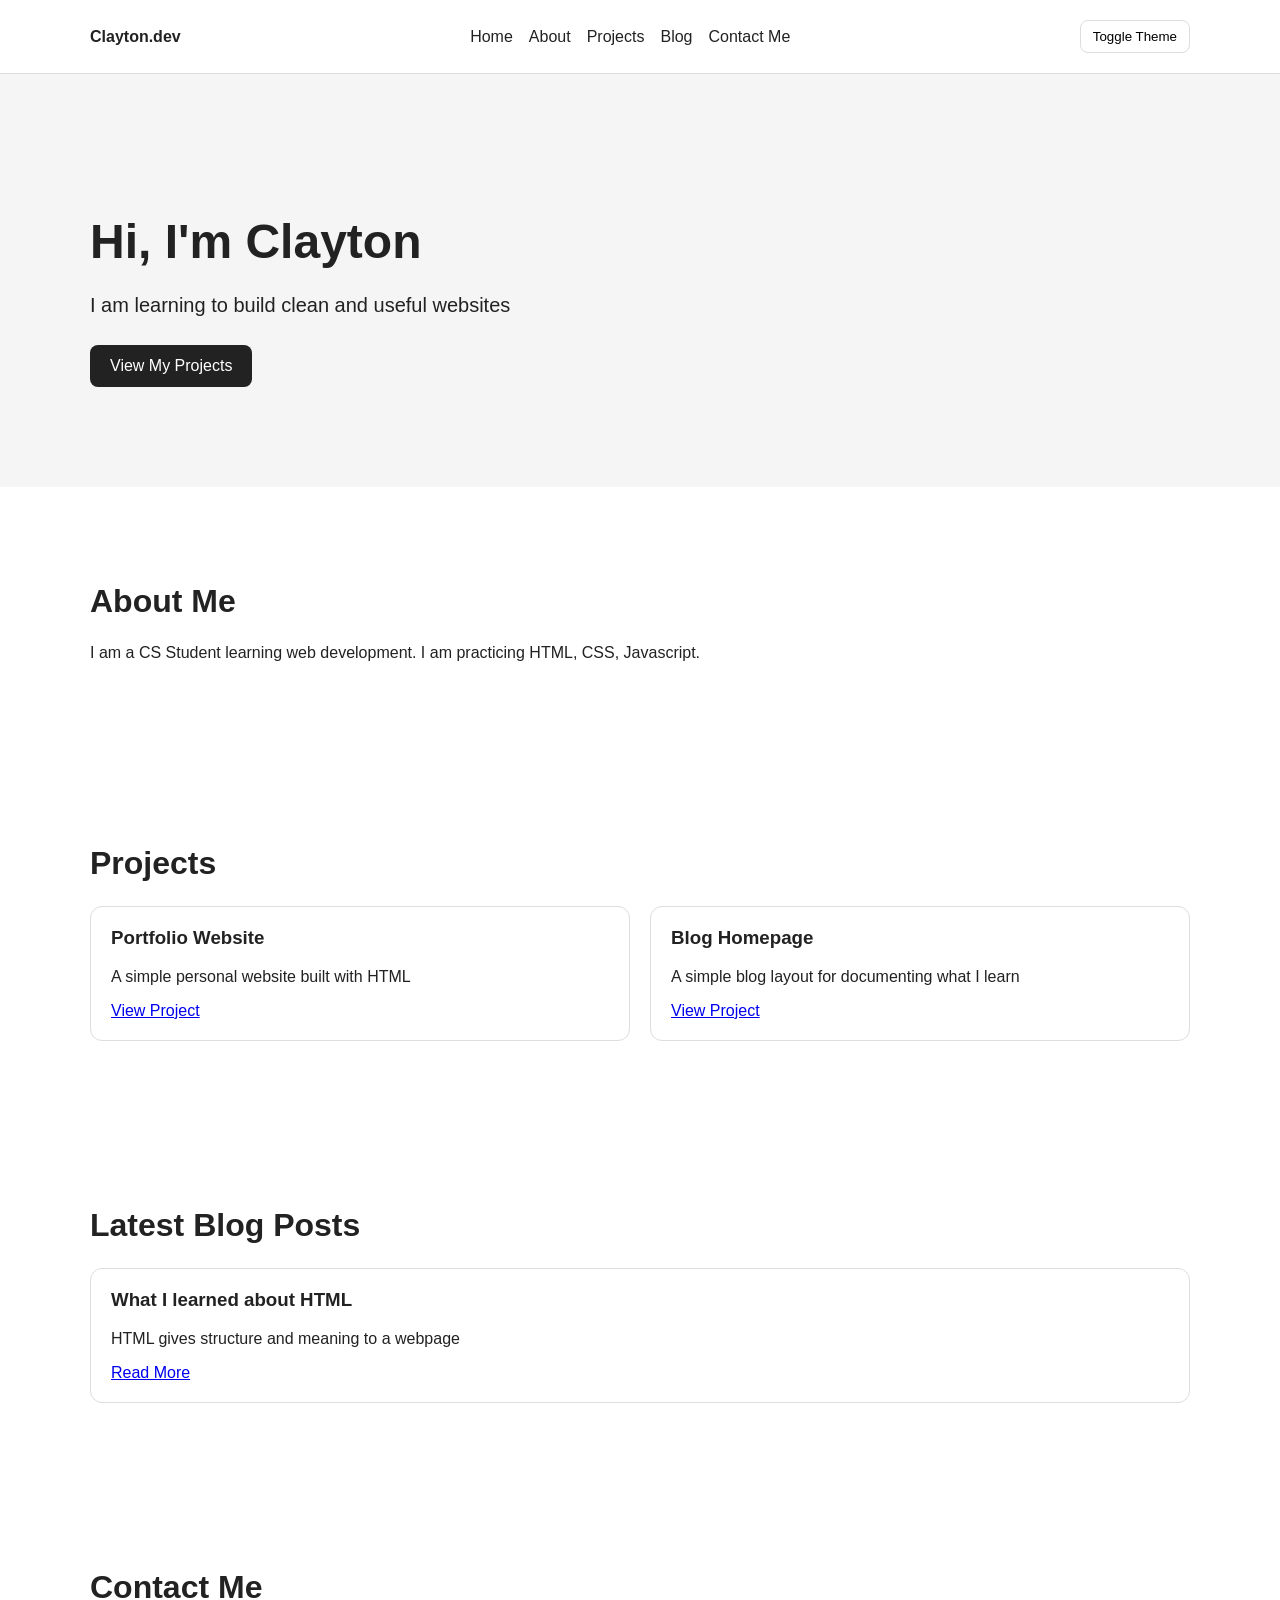
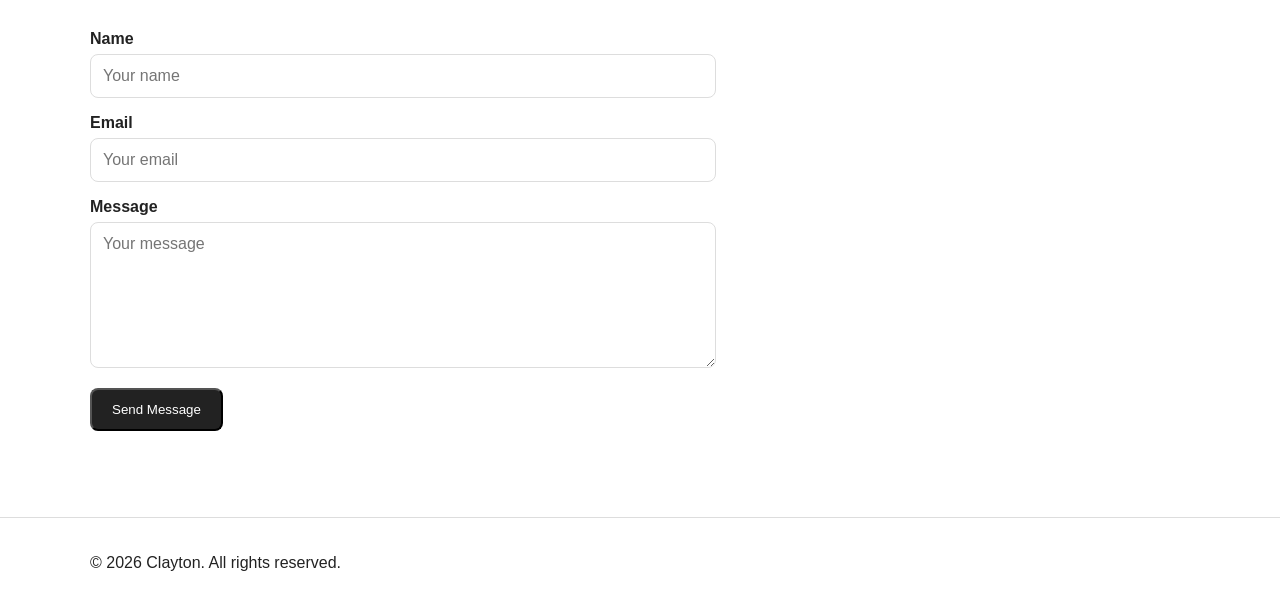
<file: index.html>
<!doctype html>
<html>
  <head>
    <title>My portfolio</title>
    <meta name="viewport" content="width=device-width, initial-scale=1.0" />
    <link rel="stylesheet" href="css/style.css" />
  </head>

  <body>
    <header class="site-header">
      <div class="container header-content">
        <a href="index.html" class="logo">Clayton.dev</a>

        <nav>
          <a href="index.html">Home</a>
          <a href="about.html">About</a>
          <a href="projects.html">Projects</a>
          <a href="blog.html">Blog</a>
          <a href="#contact">Contact Me</a>
        </nav>

        <button id="themeToggle">Toggle Theme</button>
      </div>
    </header>

    <main>
      <section class="hero">
        <div class="container">
          <h1>Hi, I'm Clayton</h1>
          <p>I am learning to build clean and useful websites</p>
          <a href="#projects" class="button">View My Projects</a>
        </div>
      </section>

      <section class="section">
        <div class="container">
          <h2>About Me</h2>
          <p>
            I am a CS Student learning web development. I am practicing HTML,
            CSS, Javascript.
          </p>
        </div>
      </section>

      <section class="section">
        <div class="container">
          <h2>Projects</h2>
          <div class="card-grid">
            <article class="card">
              <h3>Portfolio Website</h3>
              <p>A simple personal website built with HTML</p>
              <a href="#">View Project</a>
            </article>

            <article class="card">
              <h3>Blog Homepage</h3>
              <p>A simple blog layout for documenting what I learn</p>
              <a href="#">View Project</a>
            </article>
          </div>
        </div>
      </section>

      <section class="section">
        <div class="container">
          <h2>Latest Blog Posts</h2>
          <div class="card-grid">
            <article class="card">
              <h3>What I learned about HTML</h3>
              <p>HTML gives structure and meaning to a webpage</p>
              <a href="#">Read More</a>
            </article>
          </div>
        </div>
      </section>

      <section id="contact" class="section">
        <div class="container">
          <h2>Contact Me</h2>

          <form id="contactForm">
            <div class="form-group">
              <label for="name">Name</label>
              <input id="name" type="text" placeholder="Your name" />
            </div>

            <div class="form-group">
              <label for="email">Email</label>
              <input id="email" type="email" placeholder="Your email" />
            </div>

            <div class="form-group">
              <label for="message">Message</label>
              <textarea id="message" placeholder="Your message"></textarea>
            </div>

            <button type="submit" class="button">Send Message</button>

            <p id="formStatus"></p>
          </form>
        </div>
      </section>
    </main>

    <footer>
      <div class="container">
        <p>© 2026 Clayton. All rights reserved.</p>
      </div>
    </footer>

    <script src="js/script.js"></script>
  </body>
</html>
</file>
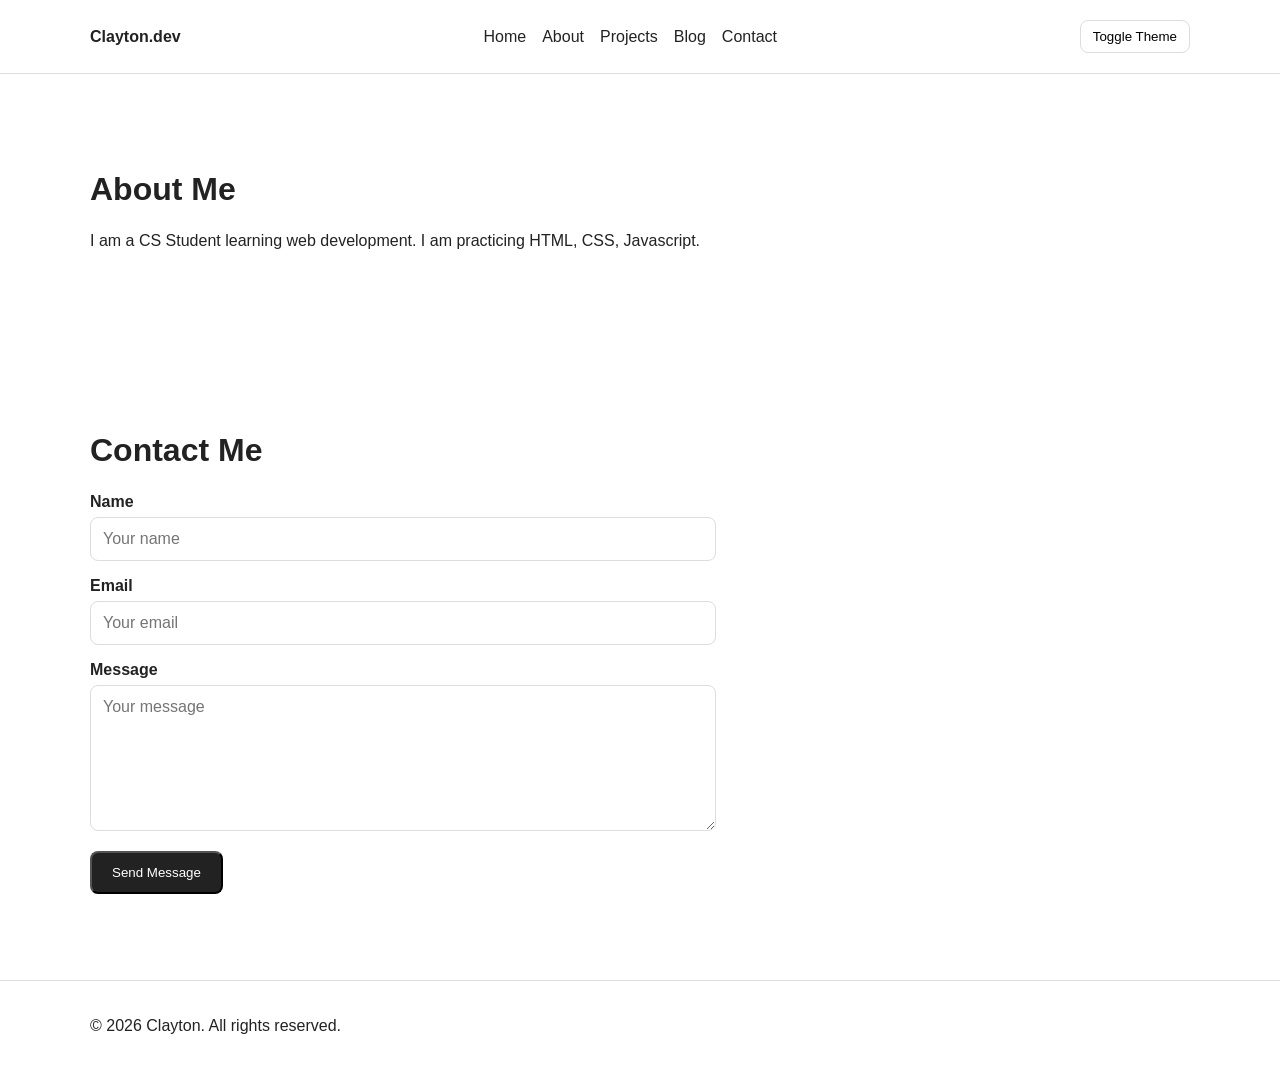
<file: about.html>
<!doctype html>
<html>
  <head>
    <title>About - Clayton Portfolio</title>
    <meta name="viewport" content="width=device-width, initial-scale=1.0" />
    <link rel="stylesheet" href="css/style.css" />
  </head>
  <body>
    <header class="site-header">
      <div class="container header-content">
        <a href="index.html" class="logo">Clayton.dev</a>

        <nav>
          <a href="index.html">Home</a>
          <a href="about.html">About</a>
          <a href="projects.html">Projects</a>
          <a href="blog.html">Blog</a>
          <a href="#contact">Contact</a>
        </nav>

        <button id="themeToggle">Toggle Theme</button>
      </div>
    </header>

    <main>
      <section class="section">
        <div class="container">
          <h2>About Me</h2>
          <p>
            I am a CS Student learning web development. I am practicing HTML,
            CSS, Javascript.
          </p>
        </div>
      </section>

      <section id="contact" class="section">
        <div class="container">
          <h2>Contact Me</h2>

          <form id="contactForm">
            <div class="form-group">
              <label for="name">Name</label>
              <input id="name" type="text" placeholder="Your name" />
            </div>

            <div class="form-group">
              <label for="email">Email</label>
              <input id="email" type="email" placeholder="Your email" />
            </div>

            <div class="form-group">
              <label for="message">Message</label>
              <textarea id="message" placeholder="Your message"></textarea>
            </div>

            <button type="submit" class="button">Send Message</button>

            <p id="formStatus"></p>
          </form>
        </div>
      </section>
    </main>

    <footer>
      <div class="container">
        <p>© 2026 Clayton. All rights reserved.</p>
      </div>
    </footer>

    <script src="js/script.js"></script>
  </body>
</html>
</file>
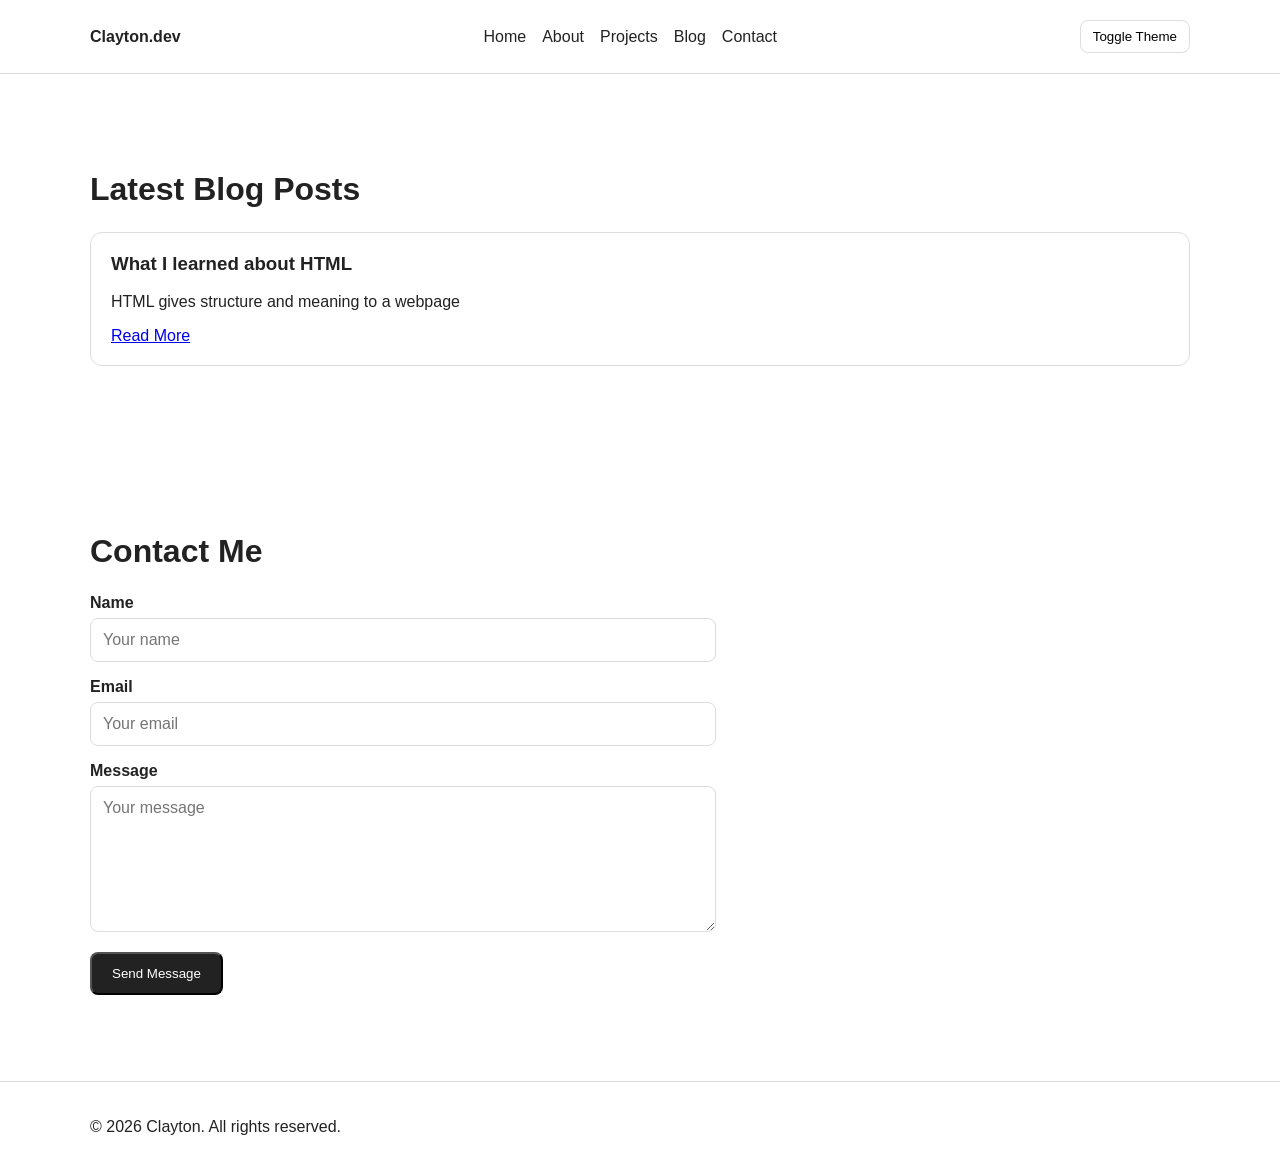
<file: blog.html>
<!doctype html>
<html>
  <head>
    <title>About - Clayton Portfolio</title>
    <meta name="viewport" content="width=device-width, initial-scale=1.0" />
    <link rel="stylesheet" href="css/style.css" />
  </head>
  <body>
    <header class="site-header">
      <div class="container header-content">
        <a href="index.html" class="logo">Clayton.dev</a>

        <nav>
          <a href="index.html">Home</a>
          <a href="about.html">About</a>
          <a href="projects.html">Projects</a>
          <a href="blog.html">Blog</a>
          <a href="#contact">Contact</a>
        </nav>

        <button id="themeToggle">Toggle Theme</button>
      </div>
    </header>

    <main>
      <section class="section">
        <div class="container">
          <h2>Latest Blog Posts</h2>
          <div class="card-grid">
            <article class="card">
              <h3>What I learned about HTML</h3>
              <p>HTML gives structure and meaning to a webpage</p>
              <a href="#">Read More</a>
            </article>
          </div>
        </div>
      </section>

      <section id="contact" class="section">
        <div class="container">
          <h2>Contact Me</h2>

          <form id="contactForm">
            <div class="form-group">
              <label for="name">Name</label>
              <input id="name" type="text" placeholder="Your name" />
            </div>

            <div class="form-group">
              <label for="email">Email</label>
              <input id="email" type="email" placeholder="Your email" />
            </div>

            <div class="form-group">
              <label for="message">Message</label>
              <textarea id="message" placeholder="Your message"></textarea>
            </div>

            <button type="submit" class="button">Send Message</button>

            <p id="formStatus"></p>
          </form>
        </div>
      </section>
    </main>

    <footer>
      <div class="container">
        <p>© 2026 Clayton. All rights reserved.</p>
      </div>
    </footer>

    <script src="js/script.js"></script>
  </body>
</html>
</file>
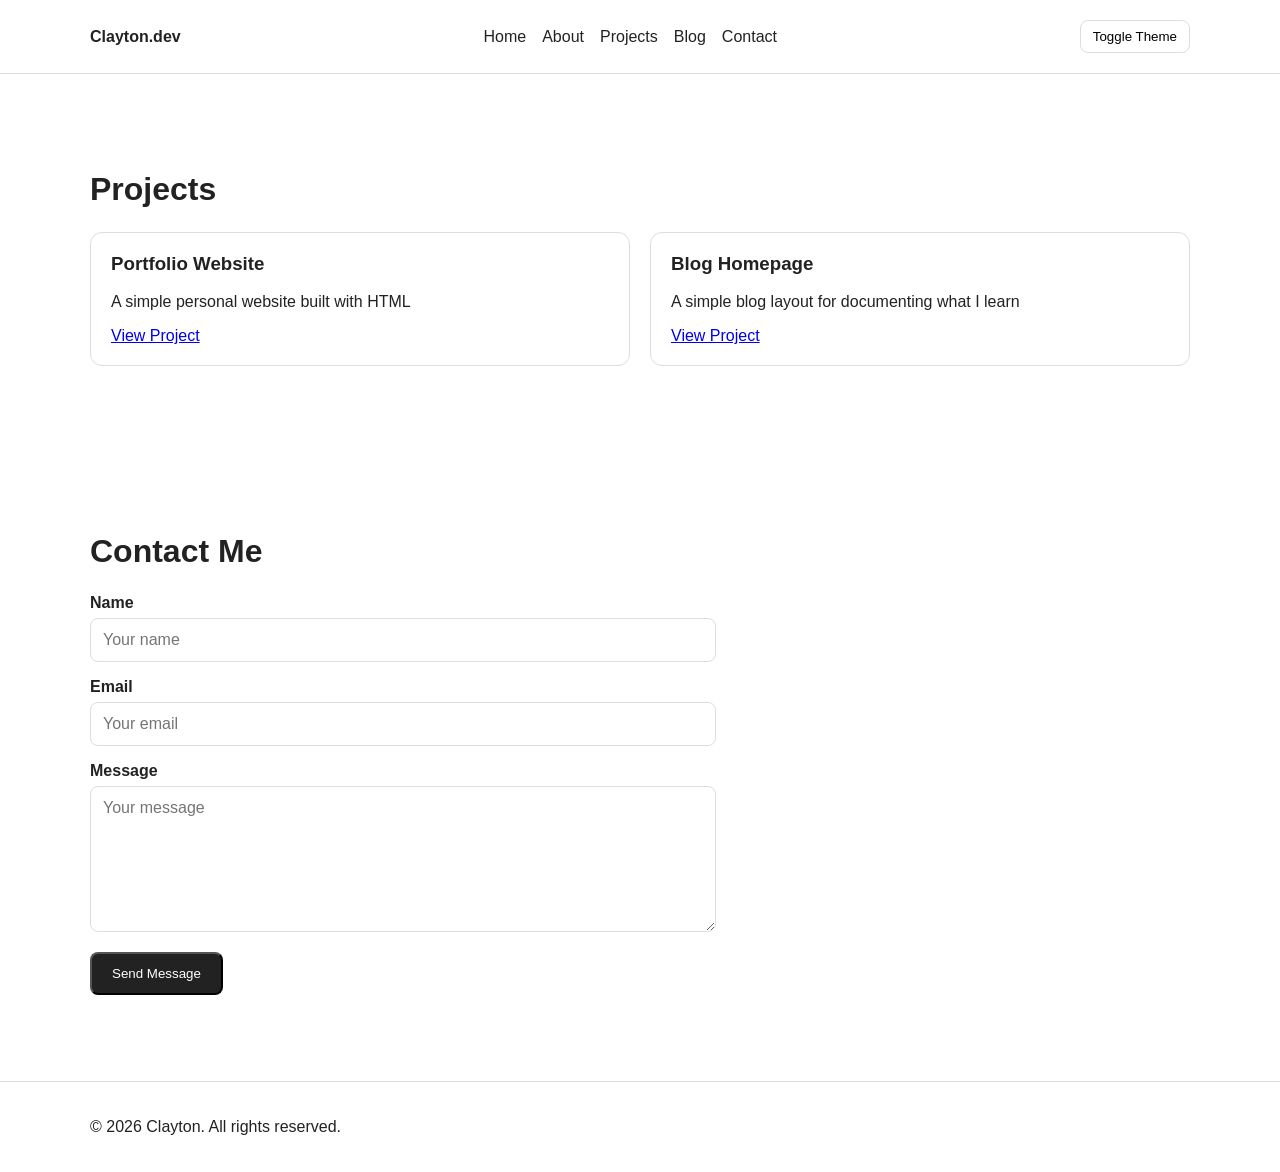
<file: projects.html>
<!doctype html>
<html>
  <head>
    <title>About - Clayton Portfolio</title>
    <meta name="viewport" content="width=device-width, initial-scale=1.0" />
    <link rel="stylesheet" href="css/style.css" />
  </head>
  <body>
    <header class="site-header">
      <div class="container header-content">
        <a href="index.html" class="logo">Clayton.dev</a>

        <nav>
          <a href="index.html">Home</a>
          <a href="about.html">About</a>
          <a href="projects.html">Projects</a>
          <a href="blog.html">Blog</a>
          <a href="#contact">Contact</a>
        </nav>

        <button id="themeToggle">Toggle Theme</button>
      </div>
    </header>

    <main>
      <section class="section">
        <div class="container">
          <h2>Projects</h2>
          <div class="card-grid">
            <article class="card">
              <h3>Portfolio Website</h3>
              <p>A simple personal website built with HTML</p>
              <a href="#">View Project</a>
            </article>

            <article class="card">
              <h3>Blog Homepage</h3>
              <p>A simple blog layout for documenting what I learn</p>
              <a href="#">View Project</a>
            </article>
          </div>
        </div>
      </section>

      <section id="contact" class="section">
        <div class="container">
          <h2>Contact Me</h2>

          <form id="contactForm">
            <div class="form-group">
              <label for="name">Name</label>
              <input id="name" type="text" placeholder="Your name" />
            </div>

            <div class="form-group">
              <label for="email">Email</label>
              <input id="email" type="email" placeholder="Your email" />
            </div>

            <div class="form-group">
              <label for="message">Message</label>
              <textarea id="message" placeholder="Your message"></textarea>
            </div>

            <button type="submit" class="button">Send Message</button>

            <p id="formStatus"></p>
          </form>
        </div>
      </section>
    </main>

    <footer>
      <div class="container">
        <p>© 2026 Clayton. All rights reserved.</p>
      </div>
    </footer>

    <script src="js/script.js"></script>
  </body>
</html>
</file>
<file: css/style.css>
body {
    margin: 0;
    font-family: Arial, sans-serif;
    background-color: #ffffff;
    color: #222222;
}

body,
.site-header,
.hero,
.card,
footer,
a,
.button,
#themeToggle {
    transition: background-color 0.3s ease, color 0.3s ease, border-color 0.3s ease;
}

.container {
    width: 90%;
    max-width: 1100px;
    margin: 0 auto;
}

.site-header {
    padding: 20px 0;
    border-bottom: 1px solid #dddddd;
}

.header-content {
    display: flex;
    justify-content: space-between;
    align-items: center;
}

.logo {
    font-weight: bold;
    color: #222222;
    text-decoration: none;
}

nav {
    display: flex;
    gap: 16px;
}

nav a {
    color: #222222;
    text-decoration: none;
}

.hero {
    padding: 100px 0px;
    background-color: #f5f5f5;
}

.hero h1 {
    font-size: 48px;
    margin-bottom: 16px;
}

.hero p {
    max-width: 600px;
    font-size: 20px;
    line-height: 1.6;
    margin-bottom: 24px;
}

.button {
    display: inline-block;
    padding: 12px 20px;
    background-color: #222222;
    color: white;
    text-decoration: none;
    border-radius: 8px;
}

.section {
    padding: 70px 0px;
}

.section h2 {
  font-size: 32px;
  margin-bottom: 24px;
}

.card-grid {
    display: flex;
    gap: 20px;
    flex-wrap: wrap;
}

.card {
    flex: 1;
    min-width: 250px;
    padding: 20px;
    border: 1px solid #dddddd;
    border-radius: 12px;
}

.card h3 {
  margin-top: 0;
}

form {
    max-width: 600px;
}

.form-group {
    margin-bottom: 16px;
}

label {
    display: block;
    margin-bottom: 6px;
    font-weight: bold;
}

input,
textarea {
    width: 100%;
    padding: 12px;
    border: 1px solid #dddddd;
    border-radius: 8px;
    font-family: inherit;
    font-size: 16px;
}

textarea {
    min-height: 120px;
    resize: vertical;
}

#formStatus {
    margin-top: 16px;
    font-weight: bold;
}

footer {
    padding: 20px;
    border-top: 1px solid #dddddd;
}

#themeToggle {
    padding: 8px 12px;
    border: 1px solid #dddddd;
    background-color: white;
    border-radius: 8px;
    cursor: pointer;
}

.dark-mode {
    background-color: #222222;
    color: #ffffff;
}

.dark-mode .site-header,
.dark-mode footer {
    border-color: #444444;
}

.dark-mode .logo {
    color: #ffffff;
}

.dark-mode .hero {
    background-color: #2a2a2a;
}

.dark-mode .card {
    border-color: #444444;
    background-color: #2f2f2f;
}

.dark-mode a {
    color: #ffffff;
}

.dark-mode .button {
    background-color: #ffffff;
    color: #222222;
}

.dark-mode input,
.dark-mode textarea {
    background-color: #333333;
    color: #ffffff;
    border-color: #555555;
}

.dark-mode input::placeholder,
.dark-mode textarea::placeholder {
    color: #bbbbbb;
}

.dark-mode #themeToggle {
    background-color: #333333;
    color: #ffffff;
    border-color: #555555;
}

@media (max-width: 760px) {
    .header-content {
        flex-direction: column;
        gap: 16px;
    }

    nav {
        flex-wrap: wrap;
        justify-content: center;
    }

    .hero {
        padding: 70px 0;
    }

    .hero h1 {
        font-size: 36px;
    }

    .hero p {
        font-size: 18px;
    }

    .section {
        padding: 50px 0;
    }

    .section h2 {
        font-size: 28px;
    }
}
</file>
